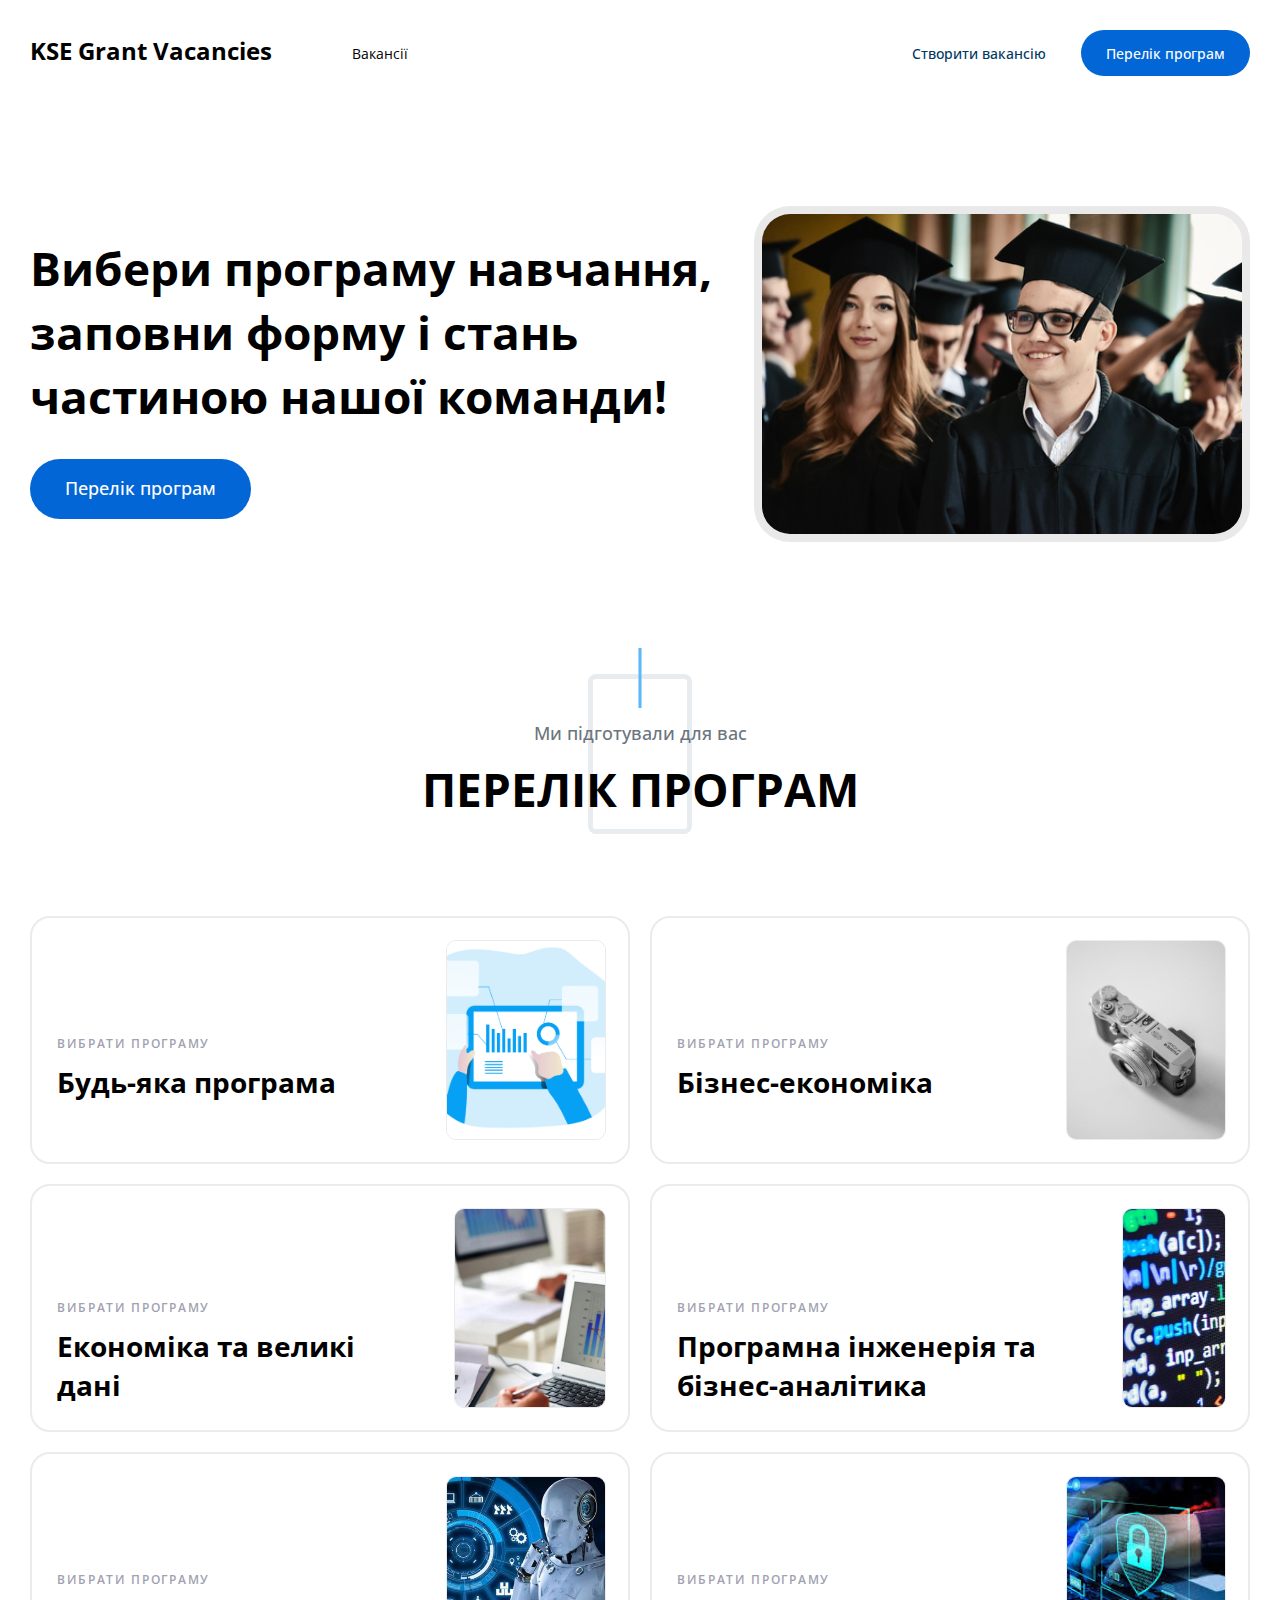
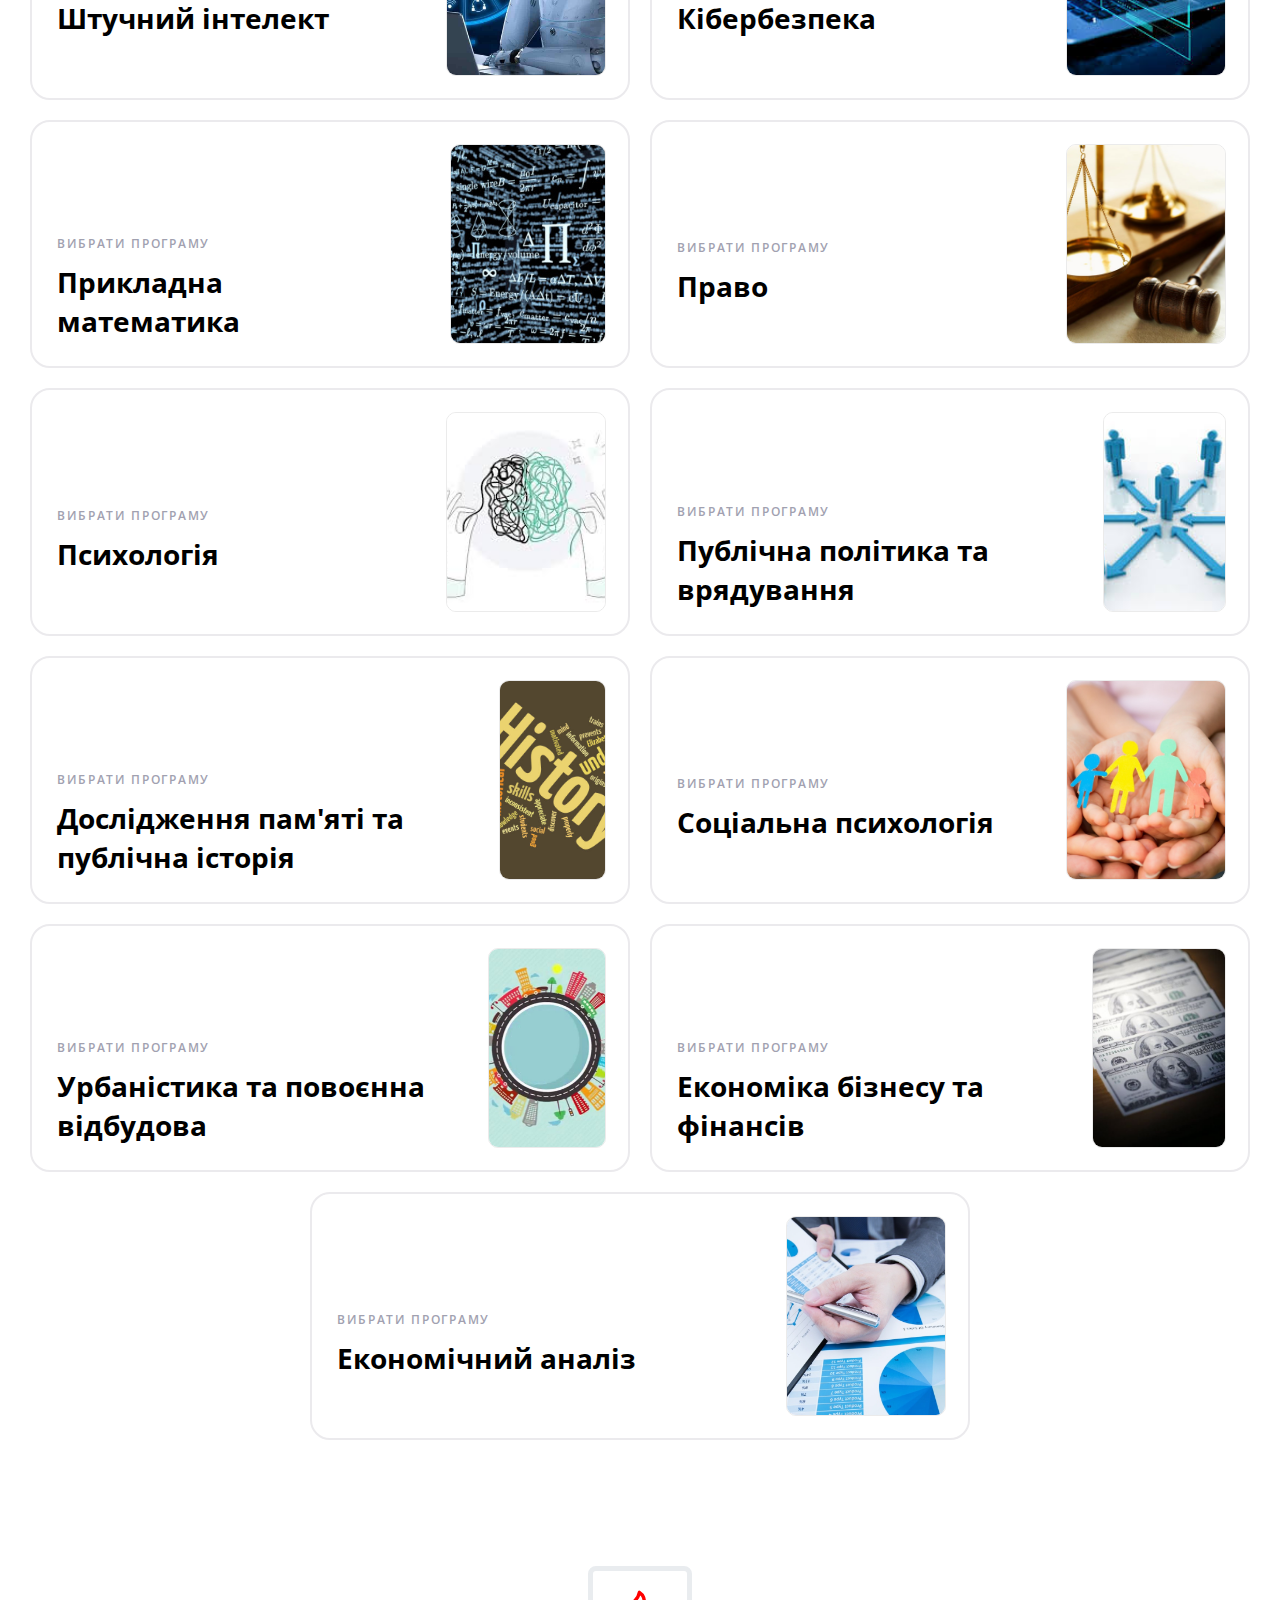
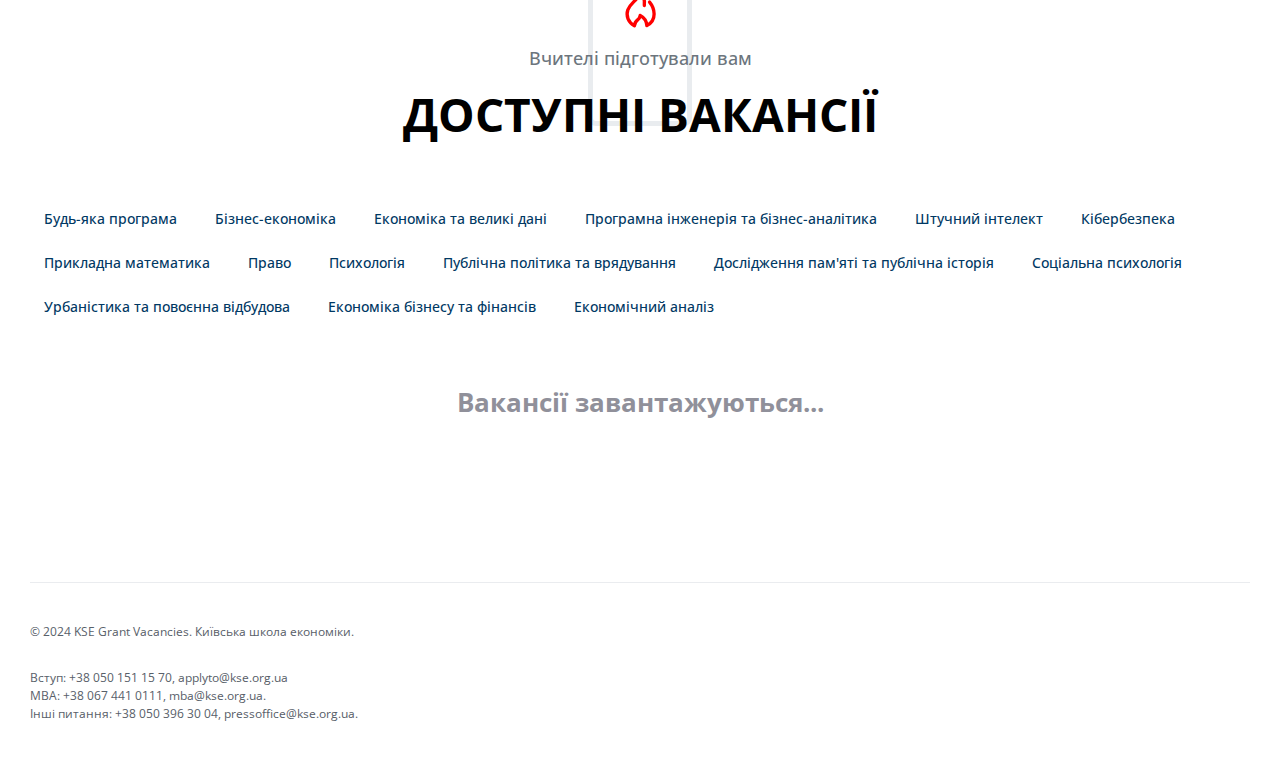
<file: index.html>
<!DOCTYPE html>
<html lang="en">

<head>
    <meta charset="UTF-8">
    <meta name="viewport" content="width=device-width, initial-scale=1.0">
    <title>KSE Grant Application</title>

    <link rel="icon" type="image/png" href="/./img/favicon/favicon-48x48.png" sizes="48x48" />
    <link rel="icon" type="image/svg+xml" href="/./img/favicon/favicon.svg" />
    <link rel="shortcut icon" href="/./img/favicon/favicon.ico" />
    <link rel="apple-touch-icon" sizes="180x180" href="/./img/favicon/apple-touch-icon.png" />
    <meta name="apple-mobile-web-app-title" content="MyWebSite" />
    <link rel="manifest" href="/./img/favicon/site.webmanifest" />

    <link rel="preconnect" href="https://fonts.googleapis.com">
    <link rel="preconnect" href="https://fonts.gstatic.com" crossorigin>
    <link href="https://fonts.googleapis.com/css2?family=Open+Sans:ital,wght@0,300..800;1,300..800&display=swap"
        rel="stylesheet">

    <link rel="stylesheet" href="./libs/toastify/toastify.css">
    <link rel="stylesheet" href="./css/style.css">
</head>

<body class="nav-padding" data-page="home">

    <nav class="nav">
        <div class="container flex flex-between flex-items-center">
            <a href="https://mavvkkaa.github.io/KseGrantAutomatization/" class="logo">KSE Grant Vacancies</a>
            <ul class="nav-ul flex flex-items-center gap-40">
                <li class="nav-li"><a href="#vacancy" class="nav-link">Вакансії</a></li>

            </ul>
            <ul class="nav-btn-actions flex flex-items-center gap-10">
                <li class="nav-btn-li"><a href="#" class="nav-btn-link btn btn-ghost btn-round"
                        data-toggle-modal="#modal-add-vacancy">Створити вакансію</a></li>
                <li class="nav-btn-li"><a href="#programs" class="nav-btn-link btn  btn-round">Перелік програм</a></li>
            </ul>
        </div>
    </nav>

    <section class="call-to-action">
        <div class="container">
            <div class="call-to-action-holder flex flex-between flex-items-center gap-40">
                <div class="call-to-action-text-hold">
                    <h1 class="call-to-action-title">Вибери програму навчання, заповни форму і стань частиною нашої
                        команди!</h1>

                    <a href="#programs" class="call-to-action-action btn btn-xl">Перелік програм</a>
                </div>
                <div class="call-to-action-img-hold">
                    <img src="./img/call-to-action-img.jpg" alt="" class="call-to-action-img w-100">
                </div>
            </div>
        </div>
    </section>

    <section class="program" id="programs">
        <div class="container">
            <h2 class="program-box-title title-square">
                <span class="title-square__small">Ми підготували для вас</span>
                <span class="title-square__main">ПЕРЕЛІК ПРОГРАМ</span>
            </h2>
            <!-- <div class="program-holder flex flex-wrap gap-40">
                <a href="#" class="program-item flex flex-items-center gap-20">
                    <img src="./img/icons/1.svg" alt="program-img" class="program-img">
                    <span class="program-title">Бізнес-економіка</span>
                </a>
                <a href="#" class="program-item flex flex-items-center gap-20">
                    <img src="./img/icons/1.svg" alt="program-img" class="program-img">
                    <span class="program-title">Економіка та великі дані </span>
                </a>
                <a href="#" class="program-item flex flex-items-center gap-20">
                    <img src="./img/icons/1.svg" alt="program-img" class="program-img">
                    <span class="program-title">Програмна інженерія та <br> бізнес-аналітика</span>
                </a>
                <a href="#" class="program-item flex flex-items-center gap-20">
                    <img src="./img/icons/1.svg" alt="program-img" class="program-img">
                    <span class="program-title">Штучний інтелект</span>
                </a>
                <a href="#" class="program-item flex flex-items-center gap-20">
                    <img src="./img/icons/1.svg" alt="program-img" class="program-img">
                    <span class="program-title">Кібербезпека</span>
                </a>
                <a href="#" class="program-item flex flex-items-center gap-20">
                    <img src="./img/icons/1.svg" alt="program-img" class="program-img">
                    <span class="program-title">Прикладна математика</span>
                </a>
                <a href="#" class="program-item flex flex-items-center gap-20">
                    <img src="./img/icons/1.svg" alt="program-img" class="program-img">
                    <span class="program-title">Право</span>
                </a>
                <a href="#" class="program-item flex flex-items-center gap-20">
                    <img src="./img/icons/1.svg" alt="program-img" class="program-img">
                    <span class="program-title">Психологія</span>
                </a>
                <a href="#" class="program-item flex flex-items-center gap-20">
                    <img src="./img/icons/1.svg" alt="program-img" class="program-img">
                    <span class="program-title">Публічна політика та врядування</span>
                </a>
                <a href="#" class="program-item flex flex-items-center gap-20">
                    <img src="./img/icons/1.svg" alt="program-img" class="program-img">
                    <span class="program-title">Дослідження пам'яті та <br> публічна історія</span>
                </a>
                <a href="#" class="program-item flex flex-items-center gap-20">
                    <img src="./img/icons/1.svg" alt="program-img" class="program-img">
                    <span class="program-title">Соціальна психологія</span>
                </a>
                <a href="#" class="program-item flex flex-items-center gap-20">
                    <img src="./img/icons/1.svg" alt="program-img" class="program-img">
                    <span class="program-title">Урбаністика та <br>повоєнна відбудова</span>
                </a>
                <a href="#" class="program-item flex flex-items-center gap-20">
                    <img src="./img/icons/1.svg" alt="program-img" class="program-img">
                    <span class="program-title">Економіка бізнесу та фінансів</span>
                </a>
                <a href="#" class="program-item flex flex-items-center gap-20">
                    <img src="./img/icons/1.svg" alt="program-img" class="program-img">
                    <span class="program-title">Економічний аналіз</span>
                </a>
                <a href="#" class="program-item flex flex-items-center gap-20">
                    <img src="./img/icons/1.svg" alt="program-img" class="program-img">
                    <span class="program-title">Будь-яка програма</span>
                </a>
            </div> -->

            <div class="card-list flex flex-wrap gap-20 flex-center">
                <a href="#" class="card-item flex" data-filter-vacancy="any">
                    <span class="card-item-title-holder flex flex-column gap-10">
                        <span class="card-item-title-info">Вибрати програму</span>
                        <span class="card-item-title">Будь-яка програма</span>
                    </span>
                    <span class="card-item-img-holder"><img src="./img/category/15.jpg" alt="category"
                            class="card-item-img"></span>
                </a>
                <a href="#" class="card-item flex" data-filter-vacancy="business">
                    <span class="card-item-title-holder flex flex-column gap-10">
                        <span class="card-item-title-info">Вибрати програму</span>
                        <span class="card-item-title">Бізнес-економіка</span>
                    </span>
                    <span class="card-item-img-holder"><img src="./img/category/1.jpg" alt="category"
                            class="card-item-img"></span>
                </a>
                <a href="#" class="card-item flex" data-filter-vacancy="data_science">
                    <span class="card-item-title-holder flex flex-column gap-10">
                        <span class="card-item-title-info">Вибрати програму</span>
                        <span class="card-item-title">Економіка та великі дані</span>
                    </span>
                    <span class="card-item-img-holder"><img src="./img/category/2.jpg" alt="category"
                            class="card-item-img"></span>
                </a>
                <a href="#" class="card-item flex" data-filter-vacancy="software_engineering">
                    <span class="card-item-title-holder flex flex-column gap-10">
                        <span class="card-item-title-info">Вибрати програму</span>
                        <span class="card-item-title">Програмна інженерія та бізнес-аналітика</span>
                    </span>
                    <span class="card-item-img-holder"><img src="./img/category/3.jpg" alt="category"
                            class="card-item-img"></span>
                </a>
                <a href="#" class="card-item flex" data-filter-vacancy="ai">
                    <span class="card-item-title-holder flex flex-column gap-10">
                        <span class="card-item-title-info">Вибрати програму</span>
                        <span class="card-item-title">Штучний інтелект</span>
                    </span>
                    <span class="card-item-img-holder"><img src="./img/category/4.jpg" alt="category"
                            class="card-item-img"></span>
                </a>
                <a href="#" class="card-item flex" data-filter-vacancy="cybersecurity">
                    <span class="card-item-title-holder flex flex-column gap-10">
                        <span class="card-item-title-info">Вибрати програму</span>
                        <span class="card-item-title">Кібербезпека</span>
                    </span>
                    <span class="card-item-img-holder"><img src="./img/category/5.jpg" alt="category"
                            class="card-item-img"></span>
                </a>
                <a href="#" class="card-item flex" data-filter-vacancy="applied_math">
                    <span class="card-item-title-holder flex flex-column gap-10">
                        <span class="card-item-title-info">Вибрати програму</span>
                        <span class="card-item-title">Прикладна математика</span>
                    </span>
                    <span class="card-item-img-holder"><img src="./img/category/6.jpg" alt="category"
                            class="card-item-img"></span>
                </a>
                <a href="#" class="card-item flex" data-filter-vacancy="law">
                    <span class="card-item-title-holder flex flex-column gap-10">
                        <span class="card-item-title-info">Вибрати програму</span>
                        <span class="card-item-title">Право</span>
                    </span>
                    <span class="card-item-img-holder"><img src="./img/category/7.jpg" alt="category"
                            class="card-item-img"></span>
                </a>
                <a href="#" class="card-item flex" data-filter-vacancy="psychology">
                    <span class="card-item-title-holder flex flex-column gap-10">
                        <span class="card-item-title-info">Вибрати програму</span>
                        <span class="card-item-title">Психологія</span>
                    </span>
                    <span class="card-item-img-holder"><img src="./img/category/8.jpg" alt="category"
                            class="card-item-img"></span>
                </a>
                <a href="#" class="card-item flex" data-filter-vacancy="public_policy">
                    <span class="card-item-title-holder flex flex-column gap-10">
                        <span class="card-item-title-info">Вибрати програму</span>
                        <span class="card-item-title">Публічна політика та врядування</span>
                    </span>
                    <span class="card-item-img-holder"><img src="./img/category/9.jpg" alt="category"
                            class="card-item-img"></span>
                </a>
                <a href="#" class="card-item flex" data-filter-vacancy="history">
                    <span class="card-item-title-holder flex flex-column gap-10">
                        <span class="card-item-title-info">Вибрати програму</span>
                        <span class="card-item-title">Дослідження пам'яті та публічна історія</span>
                    </span>
                    <span class="card-item-img-holder"><img src="./img/category/10.jpg" alt="category"
                            class="card-item-img"></span>
                </a>
                <a href="#" class="card-item flex" data-filter-vacancy="social_psychology">
                    <span class="card-item-title-holder flex flex-column gap-10">
                        <span class="card-item-title-info">Вибрати програму</span>
                        <span class="card-item-title">Соціальна психологія</span>
                    </span>
                    <span class="card-item-img-holder"><img src="./img/category/11.jpg" alt="category"
                            class="card-item-img"></span>
                </a>
                <a href="#" class="card-item flex" data-filter-vacancy="urban_studies">
                    <span class="card-item-title-holder flex flex-column gap-10">
                        <span class="card-item-title-info">Вибрати програму</span>
                        <span class="card-item-title">Урбаністика та повоєнна відбудова</span>
                    </span>
                    <span class="card-item-img-holder"><img src="./img/category/12.jpg" alt="category"
                            class="card-item-img"></span>
                </a>
                <a href="#" class="card-item flex" data-filter-vacancy="business_economics">
                    <span class="card-item-title-holder flex flex-column gap-10">
                        <span class="card-item-title-info">Вибрати програму</span>
                        <span class="card-item-title">Економіка бізнесу та фінансів</span>
                    </span>
                    <span class="card-item-img-holder"><img src="./img/category/13.jpg" alt="category"
                            class="card-item-img"></span>
                </a>
                <a href="#" class="card-item flex" data-filter-vacancy="economic_analysis">
                    <span class="card-item-title-holder flex flex-column gap-10">
                        <span class="card-item-title-info">Вибрати програму</span>
                        <span class="card-item-title">Економічний аналіз</span>
                    </span>
                    <span class="card-item-img-holder"><img src="./img/category/14.jpg" alt="category"
                            class="card-item-img"></span>
                </a>

            </div>
        </div>
    </section>

    <section class="program" id="vacancy">
        <div class="container">
            <h2 class="program-box-title title-square title-square--icon">
                <span class="title-square__icon">
                    <svg class="icon icon-fire" xmlns="http://www.w3.org/2000/svg" viewBox="0 0 24 24" fill="none"
                        stroke="currentColor" stroke-width="2" stroke-linecap="round" stroke-linejoin="round">
                        <path
                            d="M14.59,9.9c.37-3-.23-6.18-2.95-7.9A8.36,8.36,0,0,1,8.9,7c-1.59,1.6-3.23,3-4.2,5.53-1.28,3.67.26,7.42,4,9.51a4.86,4.86,0,0,1,1.86-3.51,4.17,4.17,0,0,0,1.55-2.69,7.41,7.41,0,0,1,4,6.15c6.4-3.4,4.68-10.49,1.63-14.11">
                        </path>
                    </svg>
                </span>
                <span class="title-square__small">Вчителі підготували вам</span>
                <span class="title-square__main">ДОСТУПНІ ВАКАНСІЇ</span>
            </h2>

            <div class="program-category-list flex flex-wrap gap-10">
                <a href="" class="program-category btn btn-ghost btn-sm" data-filter-vacancy="any">Будь-яка програма</a>
                <a href="" class="program-category btn btn-ghost btn-sm"
                    data-filter-vacancy="business">Бізнес-економіка</a>
                <a href="" class="program-category btn btn-ghost btn-sm" data-filter-vacancy="data_science">Економіка та
                    великі дані</a>
                <a href="" class="program-category btn btn-ghost btn-sm"
                    data-filter-vacancy="software_engineering">Програмна інженерія та бізнес-аналітика</a>
                <a href="" class="program-category btn btn-ghost btn-sm" data-filter-vacancy="ai">Штучний інтелект</a>
                <a href="" class="program-category btn btn-ghost btn-sm"
                    data-filter-vacancy="cybersecurity">Кібербезпека</a>
                <a href="" class="program-category btn btn-ghost btn-sm" data-filter-vacancy="applied_math">Прикладна
                    математика</a>
                <a href="" class="program-category btn btn-ghost btn-sm" data-filter-vacancy="law">Право</a>
                <a href="" class="program-category btn btn-ghost btn-sm" data-filter-vacancy="psychology">Психологія</a>
                <a href="" class="program-category btn btn-ghost btn-sm" data-filter-vacancy="public_policy">Публічна
                    політика та врядування</a>
                <a href="" class="program-category btn btn-ghost btn-sm" data-filter-vacancy="history">Дослідження
                    пам'яті та публічна історія</a>
                <a href="" class="program-category btn btn-ghost btn-sm"
                    data-filter-vacancy="social_psychology">Соціальна психологія</a>
                <a href="" class="program-category btn btn-ghost btn-sm" data-filter-vacancy="urban_studies">Урбаністика
                    та повоєнна відбудова</a>
                <a href="" class="program-category btn btn-ghost btn-sm"
                    data-filter-vacancy="business_economics">Економіка бізнесу та фінансів</a>
                <a href="" class="program-category btn btn-ghost btn-sm"
                    data-filter-vacancy="economic_analysis">Економічний аналіз</a>
            </div>

            <div class="card-list flex flex-wrap gap-20 flex-center" id="vacancy-list">
                <h2 class="empty-state">Вакансії завантажуються...</h2>
                <!--             
            <a href="#" class="card-item card-item-vacancy flex">
                <span class="card-item-title-holder flex flex-column gap-10">
                    <span class="card-item-title-info">Бізнес-економіка</span>
                    <span class="card-item-title">Помічник аналітика</span>
                    <span class="card-item-details flex flex-wrap gap-10">
                        <span class="card-item-detail-item">Тривалість: Весь рік</span>
                        <span class="card-item-detail-item">Рік навчання: Будь-який</span>
                    </span>
                </span>
            </a>
             -->
            </div>

        </div>
    </section>



    <footer>
        <div class="footer">
            <div class="container">
                <div class="footer__wrapper">
                    <ul class="list-nav list-nav-left">
                        <li class="footer-copyright">
                            © 2024 KSE Grant Vacancies. Київська школа економіки.
                        </li>
                    </ul>
                </div>
                <p class="footer__info" style="text-align: left;">
                    Вступ: +38 050 151 15 70, applyto@kse.org.ua<br>
                    MBA: +38 067 441 0111, mba@kse.org.ua.<br>
                    Інші питання: +38 050 396 30 04, pressoffice@kse.org.ua.
                </p>
            </div>
    </footer>


    <section class="modal bg-gradient modal-form" id="modal-add-vacancy">
        <div class="container container-modal">
            <form class="modal__box form-style">
                <span class="modal__close btn btn-white btn-icon" data-toggle-modal="#modal-add-vacancy">
                    <svg xmlns="http://www.w3.org/2000/svg" width="24" height="24" viewBox="0 0 24 24" fill="none"
                        stroke="currentColor" stroke-width="2" stroke-linecap="round" stroke-linejoin="round"
                        class="feather feather-x">
                        <line x1="18" y1="6" x2="6" y2="18"></line>
                        <line x1="6" y1="6" x2="18" y2="18"></line>
                    </svg>
                </span>
                <h2 class="modal__title">Додати вакансію:</h2>

                <div class="modal__content">
                    <!-- Назва для вакансії -->
                    <div class="form-group">
                        <label class="form-label" for="title"><span class="required-label">Назва для
                                вакансії</span></label>
                        <input type="title" id="title" name="title" class="form-control" required
                            placeholder="Заголовок">
                    </div>

                    <!-- E-mail -->
                    <div class="form-group">
                        <label class="form-label" for="email"><span class="required-label">E-mail</span></label>
                        <input type="email" id="email" name="email" class="form-control" required
                            placeholder="example@email.net">
                    </div>

                    <!-- Ім'я та прізвище ментора -->
                    <div class="form-group">
                        <label class="form-label" for="firstlastname"><span class="required-label">Ім'я та прізвище
                                ментора</span></label>
                        <input type="text" id="firstlastname" name="firstlastname" class="form-control" required
                            placeholder="Ім'я та прізвище">
                    </div>

                    <!-- Організація -->
                    <div class="form-group">
                        <label class="form-label" for="organisation"><span
                                class="required-label">Організація</span></label>
                        <select id="organisation" name="organisation" class="form-control form-select" required>
                            <option value="" disabled selected>Виберіть організацію</option>
                            <option value="organisation1">Університет</option>
                            <option value="organisation2">Благодійний фонд</option>
                            <option value="organisation3">KSE.Institute</option>
                            <option value="organisation4">Graduate Business School</option>
                            <option value="organisation5">Студентське самоврядування</option>
                        </select>
                    </div>

                    <!-- Кількість грантових годин -->
                    <div class="form-group">
                        <label class="form-label" for="houramount"><span class="required-label">Кількість грантових
                                годин</span></label>
                        <select id="houramount" name="houramount" class="form-control form-select" required>
                            <option value="" disabled selected>Виберіть кількість годин</option>
                            <option value="100">100 годин (половина гранту)</option>
                            <option value="200">200 годин (повний обсяг гранту)</option>
                        </select>
                    </div>

                    <!-- Тривалість залучення до проекту -->
                    <div class="form-group">
                        <label class="form-label" for="workdeadline"><span class="required-label">Тривалість залучення
                                до проекту</span></label>
                        <select id="workdeadline" name="workdeadline" class="form-control form-select" required>
                            <option value="" disabled selected>Виберіть тривалість</option>
                            <option value="1">1 терм</option>
                            <option value="2">2 терми</option>
                            <option value="year">Весь рік</option>
                            <option value="project_time">Лише на час проекту</option>
                            <option value="other">Інше</option>
                        </select>
                    </div>

                    <!-- Скільки студентів потрібно залучити -->
                    <div class="form-group">
                        <label class="form-label" for="numberofstud"><span class="required-label">Скільки студентів
                                потрібно залучити</span></label>
                        <input type="number" id="numberofstud" name="studentsCount" class="form-control" required
                            placeholder="Кількість студентів">
                    </div>

                    <!-- Рік навчання -->
                    <div class="form-group">
                        <label class="form-label" for="yearofstudy"><span class="required-label">Рік
                                навчання</span></label>
                        <select id="yearofstudy" name="yearOfStudy" class="form-control form-select" required>
                            <option value="" disabled selected>Виберіть рік</option>
                            <option value="any">Будь-який</option>
                            <option value="1">Перший рік навчання на бакалавраті</option>
                            <option value="2">Другий рік навчання на бакалавраті</option>
                            <option value="3">Третій рік навчання на бакалавраті</option>
                            <option value="4">Четвертий рік навчання на бакалавраті</option>
                            <option value="5">Перший рік навчання на магістратурі</option>
                            <option value="6">Другий рік навчання на магістратурі</option>
                        </select>
                    </div>

                    <!-- Програма -->
                    <div class="form-group">
                        <label class="form-label" for="program"><span class="required-label">Програма</span></label>
                        <select id="program" name="programs" class="form-control form-select" required>
                            <option value="" disabled selected>Виберіть програму</option>
                            <option value="any">Будь-яка програма</option>
                            <option value="business">Бізнес-економіка</option>
                            <option value="data_science">Економіка та великі дані</option>
                            <option value="software_engineering">Програмна інженерія та бізнес-аналіз</option>
                            <option value="ai">Штучний інтелект</option>
                            <option value="cybersecurity">Кібербезпека</option>
                            <option value="applied_math">Прикладна математика</option>
                            <option value="law">Право</option>
                            <option value="psychology">Психологія</option>
                            <option value="public_policy">Публічна політика та врядування</option>
                            <option value="history">Дослідження пам'яті та публічна історія</option>
                            <option value="social_psychology">Соціальна психологія</option>
                            <option value="urban_studies">Урбаністика та повоєнна відбудова</option>
                            <option value="business_economics">Економіка бізнесу та фінансів</option>
                            <option value="economic_analysis">Економічний аналіз</option>
                        </select>
                    </div>

                    <!-- Опис вакансії -->
                    <div class="form-group">
                        <label class="form-label" for="motivation"><span class="required-label">Опис
                                вакансії</span></label>
                        <textarea id="vacancydesc" name="vacDescrtion" class="form-control" required
                            placeholder="Опис вакансії"></textarea>
                    </div>

                    <!-- Опис вимог -->
                    <div class="form-group">
                        <label class="form-label" for="reqiurdesc"><span class="required-label">Опис
                                вимог</span></label>
                        <textarea id="reqiurdesc" name="vacRequir" class="form-control" required
                            placeholder="Опис вимог"></textarea>
                    </div>

                    <!-- Опис обов'язків -->
                    <div class="form-group">
                        <label class="form-label" for="taskdesc"><span class="required-label">Опис
                                обов'язків</span></label>
                        <textarea id="taskdesc" name="vacTask" class="form-control" required
                            placeholder="Опис обов'язків"></textarea>
                    </div>
                </div>

                <div class="modal-footer form-group form-action">
                    <button type="submit" class="btn btn-xl w-100">Відправити форму</button>
                </div>
            </form>
        </div>
    </section>

    <section class="modal bg-gradient modal-view-vacancy" id="modal-view-vacancy">
        <div class="container container-modal">
            <form class="modal__box form-style">
                <span class="modal__close btn btn-white btn-icon" data-toggle-modal="#modal-view-vacancy">
                    <svg xmlns="http://www.w3.org/2000/svg" width="24" height="24" viewBox="0 0 24 24" fill="none"
                        stroke="currentColor" stroke-width="2" stroke-linecap="round" stroke-linejoin="round"
                        class="feather feather-x">
                        <line x1="18" y1="6" x2="6" y2="18"></line>
                        <line x1="6" y1="6" x2="18" y2="18"></line>
                    </svg>
                </span>
                <h2 class="modal__title text-left">Перегляд вакансії:</h2>

                <div class="modal__content" id="modal-content-vacancy" id="modal-content-vacancy">
                    <h4 class="empty-state">Вакансія завантажується...</h4>
                </div>

                <div class="modal-footer form-group form-action">
                    <a href="#" class="btn btn-xl w-100" id="modal-call-vacancy">Відгукнутись на вакансію</a>
                </div>
            </form>
        </div>
    </section>


    <section class="modal bg-gradient modal-form" id="modal-add-student">
        <div class="container container-modal">
            <form class="modal__box form-style">
                <span class="modal__close btn btn-white btn-icon" data-toggle-modal="#modal-add-student">
                    <svg xmlns="http://www.w3.org/2000/svg" width="24" height="24" viewBox="0 0 24 24" fill="none"
                        stroke="currentColor" stroke-width="2" stroke-linecap="round" stroke-linejoin="round"
                        class="feather feather-x">
                        <line x1="18" y1="6" x2="6" y2="18"></line>
                        <line x1="6" y1="6" x2="18" y2="18"></line>
                    </svg>
                </span>
                <h2 class="modal__title">Заповнюй форму:</h2>

                <div class="modal__content">
                    <!-- Назва для вакансії -->
                    <div class="form-group">
                        <label class="form-label" for="firstLastname"><span class="required-label">Ім'я та
                                прізвище:</span></label>
                        <input type="text" id="firstLastname" name="firstLastname" class="form-control" required
                            placeholder="Ім'я та прізвище:">
                    </div>

                    <!-- E-mail -->
                    <div class="form-group">
                        <label class="form-label" for="email"><span class="required-label">E-mail</span></label>
                        <input type="email" id="email" name="email" class="form-control" required
                            placeholder="example@email.net">
                    </div>

                    <!-- Ім'я та прізвище ментора -->
                    <div class="form-group">
                        <label class="form-label" for="group"><span class="required-label">Група (формат
                                BE25):</span></label>
                        <input type="text" id="group" name="group" class="form-control" required placeholder="Група">
                    </div>

                    <!-- Ім'я та прізвище ментора -->
                    <div class="form-group">
                        <label class="form-label" for="cv"><span class="required-label">Завантажити резюме(посилання
                                на Google Drive):</span></label>
                        <input type="text" id="cv" name="cv" class="form-control" required
                            placeholder="Посилання на Google Drive">
                    </div>


                    <!-- Опис вакансії -->
                    <div class="form-group">
                        <label class="form-label" for="motivation"><span
                                class="required-label">Мотивація:</span></label>
                        <textarea id="motivation" name="motivation" class="form-control" required></textarea>
                    </div>

                </div>

                <div class="modal-footer form-group form-action">
                    <button type="submit" class="btn btn-xl w-100">Відправити</button>
                </div>
            </form>
        </div>
    </section>

    <script defer src="./libs/toastify/toastify.js"></script>
    <script defer src="./js/script.js" type="module"></script>
</body>

</html>
</file>
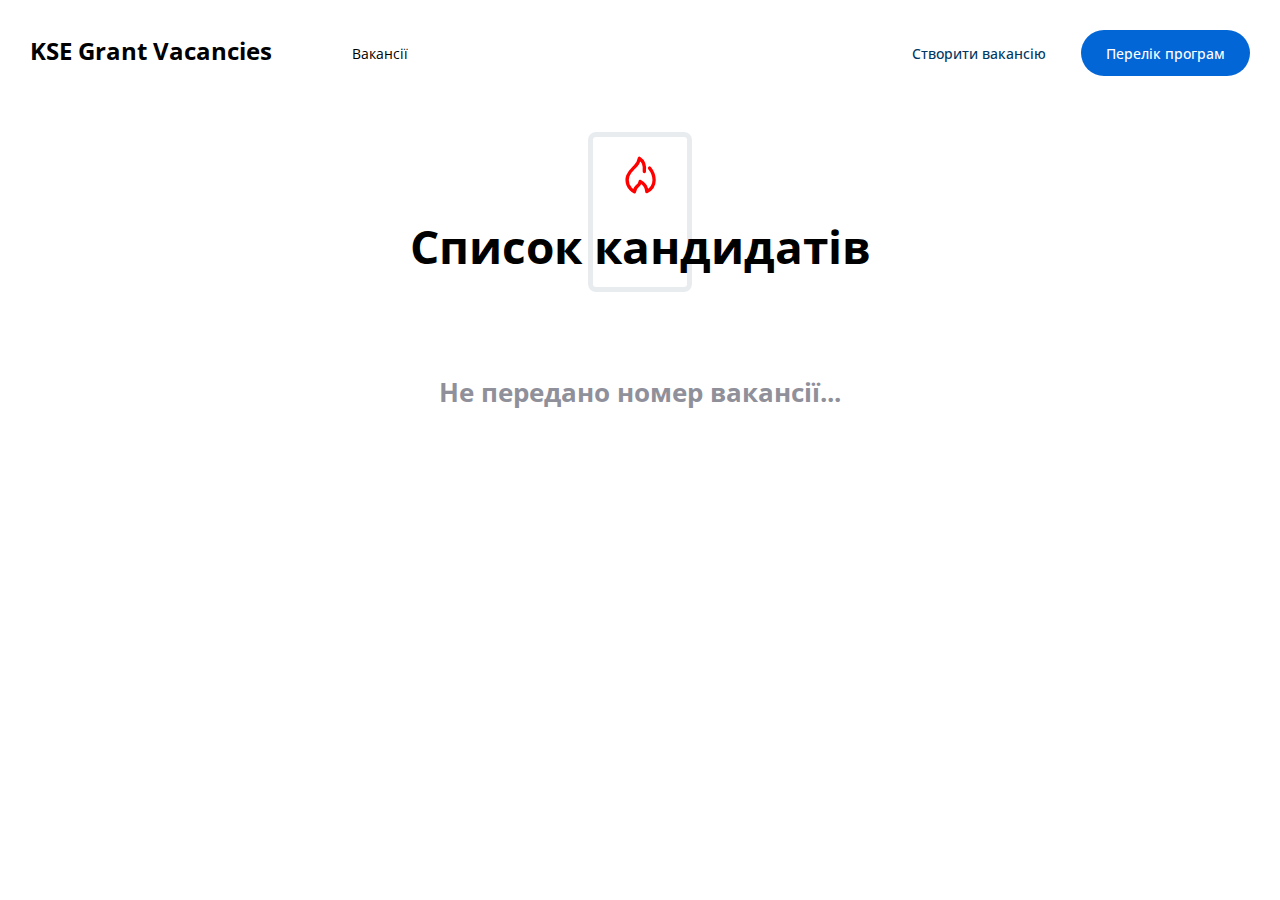
<file: listOfCandidates.html>
<!DOCTYPE html>
<html lang="en">

<head>
    <meta charset="UTF-8">
    <meta name="viewport" content="width=device-width, initial-scale=1.0">
    <title>KSE Grant Application</title>

    <link rel="icon" type="image/png" href="/./img/favicon/favicon-48x48.png" sizes="48x48" />
    <link rel="icon" type="image/svg+xml" href="/./img/favicon/favicon.svg" />
    <link rel="shortcut icon" href="/./img/favicon/favicon.ico" />
    <link rel="apple-touch-icon" sizes="180x180" href="/./img/favicon/apple-touch-icon.png" />
    <meta name="apple-mobile-web-app-title" content="MyWebSite" />
    <link rel="manifest" href="/./img/favicon/site.webmanifest" />

    <link rel="preconnect" href="https://fonts.googleapis.com">
    <link rel="preconnect" href="https://fonts.gstatic.com" crossorigin>
    <link href="https://fonts.googleapis.com/css2?family=Open+Sans:ital,wght@0,300..800;1,300..800&display=swap"
        rel="stylesheet">

    <link rel="stylesheet" href="./libs/toastify/toastify.css">
    <link rel="stylesheet" href="./css/style.css">
</head>

<body class="nav-padding" data-page="candidates">

    <nav class="nav">
        <div class="container flex flex-between flex-items-center">
            <a href="https://mavvkkaa.github.io/KseGrantAutomatization/" class="logo">KSE Grant Vacancies</a>
            <ul class="nav-ul flex flex-items-center gap-40">
                <li class="nav-li"><a href="index.html#vacancy" class="nav-link">Вакансії</a></li>
            </ul>
            <ul class="nav-btn-actions flex flex-items-center gap-10">
                <li class="nav-btn-li"><a href="index.html" class="nav-btn-link btn btn-ghost btn-round"
                        data-toggle-modal="index.html#modal-add-vacancy">Створити вакансію</a></li>
                <li class="nav-btn-li"><a href="index.html#programs" class="nav-btn-link btn  btn-round">Перелік
                        програм</a></li>
            </ul>
        </div>
    </nav>

    <section class="program" id="vacancy">
        <div class="container">
            <h2 class="program-box-title title-square title-square--icon">
                <span class="title-square__icon">
                    <svg class="icon icon-fire" xmlns="http://www.w3.org/2000/svg" viewBox="0 0 24 24" fill="none"
                        stroke="currentColor" stroke-width="2" stroke-linecap="round" stroke-linejoin="round">
                        <path
                            d="M14.59,9.9c.37-3-.23-6.18-2.95-7.9A8.36,8.36,0,0,1,8.9,7c-1.59,1.6-3.23,3-4.2,5.53-1.28,3.67.26,7.42,4,9.51a4.86,4.86,0,0,1,1.86-3.51,4.17,4.17,0,0,0,1.55-2.69,7.41,7.41,0,0,1,4,6.15c6.4-3.4,4.68-10.49,1.63-14.11">
                        </path>
                    </svg>
                </span>
                <span class="title-square__main">Список кандидатів</span>
            </h2>
        </div>

        <div class="card-list flex flex-wrap gap-20 flex-center flex-column" id="vacancy-list">
            <h2 class="empty-state">Кандидати завантажуються...</h2>
            <!--             
            <a href="#" class="card-item card-item-vacancy flex">
                <span class="card-item-title-holder flex flex-column gap-10">
                    <span class="card-item-title-info">Бізнес-економіка</span>
                    <span class="card-item-title">Помічник аналітика</span>
                    <span class="card-item-details flex flex-wrap gap-10">
                        <span class="card-item-detail-item">Тривалість: Весь рік</span>
                        <span class="card-item-detail-item">Рік навчання: Будь-який</span>
                    </span>
                </span>
            </a>
             -->
        </div>
    </section>



    <script defer src="./libs/toastify/toastify.js"></script>
    <script defer src="./js/script.js" type="module"></script>
</body>

</html>
</file>
<file: libs/toastify/toastify.css>
/*!
 * Toastify js 1.12.0
 * https://github.com/apvarun/toastify-js
 * @license MIT licensed
 *
 * Copyright (C) 2018 Varun A P
 */

.toastify {
    padding: 12px 20px;
    color: #ffffff;
    display: inline-block;
    box-shadow: 0 3px 6px -1px rgba(0, 0, 0, 0.12), 0 10px 36px -4px rgba(77, 96, 232, 0.3);
    background: -webkit-linear-gradient(315deg, #73a5ff, #5477f5);
    background: linear-gradient(135deg, #73a5ff, #5477f5);
    position: fixed;
    opacity: 0;
    transition: all 0.4s cubic-bezier(0.215, 0.61, 0.355, 1);
    border-radius: 2px;
    cursor: pointer;
    text-decoration: none;
    max-width: calc(50% - 20px);
    z-index: 2147483647;
    border-radius: 60px;
}

.toastify.on {
    opacity: 1;
}

.toast-close {
    background: transparent;
    border: 0;
    color: white;
    cursor: pointer;
    font-family: inherit;
    font-size: 1em;
    opacity: 0.4;
    padding: 0 5px;
}

.toastify-right {
    right: 15px;
}

.toastify-left {
    left: 15px;
}

.toastify-top {
    top: -150px;
}

.toastify-bottom {
    bottom: -150px;
}

.toastify-rounded {
    border-radius: 25px;
}

.toastify-avatar {
    width: 1.5em;
    height: 1.5em;
    margin: -7px 5px;
    border-radius: 2px;
}

.toastify-center {
    margin-left: auto;
    margin-right: auto;
    left: 0;
    right: 0;
    max-width: fit-content;
    max-width: -moz-fit-content;
}

@media only screen and (max-width: 360px) {
    .toastify-right, .toastify-left {
        margin-left: auto;
        margin-right: auto;
        left: 0;
        right: 0;
        max-width: fit-content;
    }
}
</file>
<file: css/style.css>
@import url('./0-main.css');
@import url('./1-btn.css');
@import url('./1-form.css');

@import url('./block/modal.css');
@import url('./block/nav.css');
@import url('./block/call-to-action.css');
@import url('./block/card.css');
@import url('./block/program.css');
@import url('./block/footer.css');
</file>
